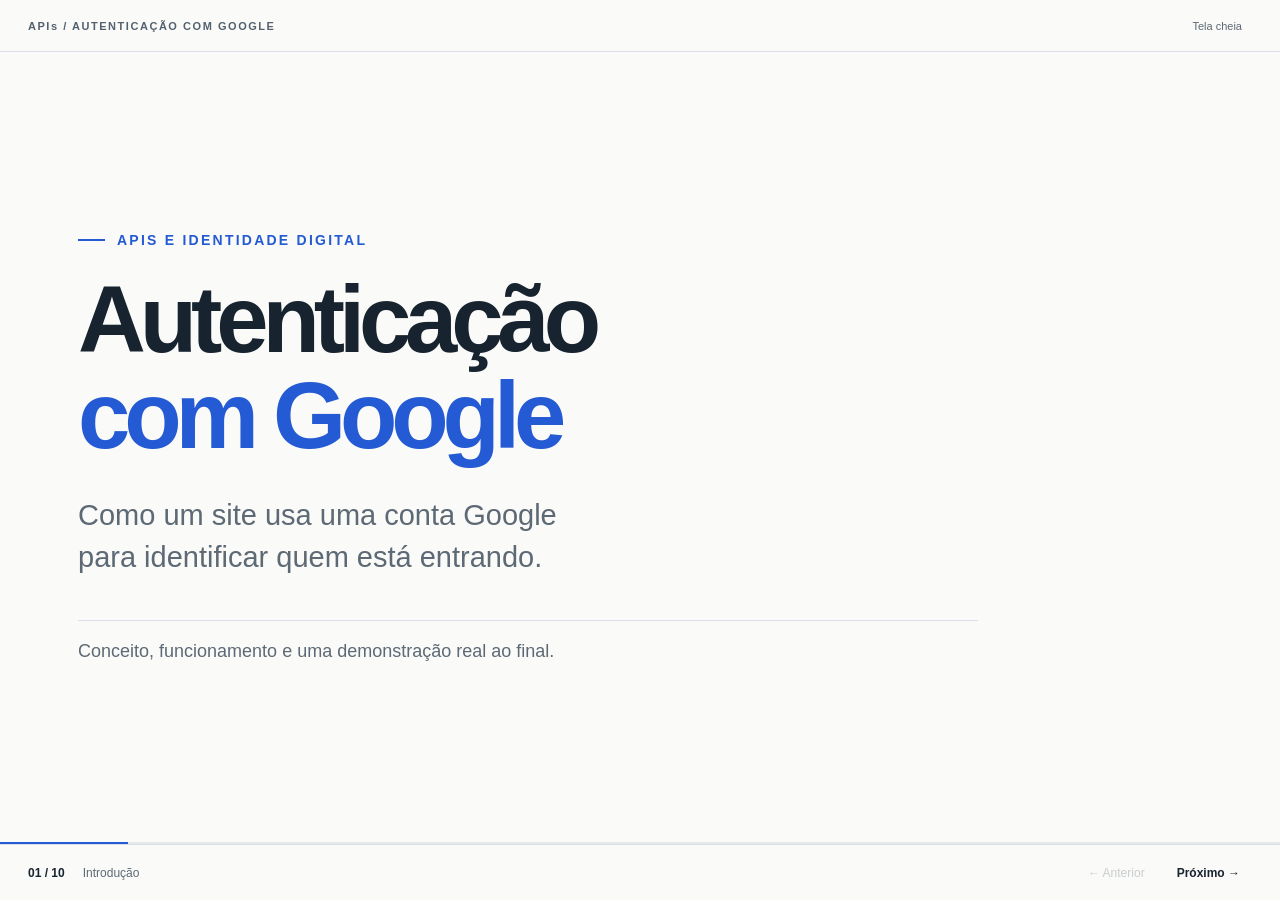
<file: index.html>
<!doctype html>
<html lang="pt-BR">
<head>
<meta charset="utf-8">
<meta name="viewport" content="width=device-width, initial-scale=1">
<meta name="referrer" content="strict-origin-when-cross-origin">
<meta name="theme-color" content="#fafaf8">
<title>Autenticação com Google · Apresentação</title>
<style>
:root{color-scheme:light;--paper:#fafaf8;--ink:#17232f;--muted:#5d6974;--blue:#245ad3;--line:#d9dfe4;--soft:#eef2f9;--scale:1}
*,*::before,*::after{box-sizing:border-box}html,body{height:100%;margin:0;overflow:hidden}body{background:var(--paper);color:var(--ink);font-family:'Segoe UI',Arial,sans-serif;-webkit-font-smoothing:antialiased}button,a{font:inherit}button{cursor:pointer}button:disabled{opacity:.3;cursor:default}button:focus-visible,a:focus-visible{outline:3px solid #e3a142;outline-offset:5px}a{color:var(--blue)}[hidden]{display:none!important}
.presentation{display:flex;flex-direction:column;height:100dvh}.toolbar,.footer{display:flex;justify-content:space-between;align-items:center;gap:14px;padding:0 28px;flex-shrink:0}.toolbar{height:52px;border-bottom:1px solid var(--line)}.wordmark{font-size:11px;font-weight:750;letter-spacing:.14em;color:#53616f}.tools{display:flex;gap:6px}.tool{font-size:11px;padding:7px 10px;border:0;color:var(--muted);background:transparent;border-radius:4px}.tool:hover{background:#e9edf2;color:var(--ink)}.viewport{flex:1;min-height:0;position:relative;overflow:hidden}.canvas{width:1280px;height:650px;position:absolute;left:50%;top:50%;transform:translate(-50%,-50%) scale(var(--scale));transform-origin:center}.slide{position:absolute;inset:0;padding:44px 78px;display:flex;flex-direction:column;justify-content:center;opacity:0;visibility:hidden;pointer-events:none;transition:opacity .18s ease,visibility .18s}.slide.active{opacity:1;visibility:visible;pointer-events:auto}.eyebrow{font-size:14px;letter-spacing:.16em;text-transform:uppercase;font-weight:750;color:var(--blue);margin:0 0 24px}.eyebrow::before{content:'';display:inline-block;width:27px;height:2px;background:var(--blue);margin:0 12px 4px 0}
h1,h2,h3,p{margin-top:0}h1{font-size:94px;font-weight:700;line-height:1.02;letter-spacing:-.065em;margin-bottom:30px}h2{font-size:57px;font-weight:700;line-height:1.09;letter-spacing:-.045em;margin-bottom:23px}h3{font-size:29px;font-weight:650;line-height:1.22;letter-spacing:-.025em;margin-bottom:12px}.accent{color:var(--blue)}.lead{font-size:27px;color:var(--muted);line-height:1.45;max-width:1020px;margin-bottom:0}.cover .lead{max-width:890px;font-size:29px}.cover-label{margin:42px 0 0;padding-top:20px;border-top:1px solid var(--line);max-width:900px;font-size:18px;color:var(--muted)}.definition{font-size:37px;line-height:1.35;max-width:1000px;letter-spacing:-.025em;margin:3px 0 0}.two-col{display:grid;grid-template-columns:1fr 1fr;gap:64px;margin-top:40px}.two-col>div{border-top:1px solid var(--line);padding-top:23px}.two-col p{color:var(--muted);font-size:25px;line-height:1.45;margin:0}.term{display:block;color:var(--blue);font-size:16px;font-weight:750;letter-spacing:.03em;margin-bottom:15px}.takeaway{font-size:23px;line-height:1.45;margin:32px 0 0;padding-top:22px;border-top:1px solid var(--line);color:var(--muted)}.takeaway strong{color:var(--ink);font-weight:650}.api-example{margin-top:50px;display:grid;grid-template-columns:1fr 190px 1fr;align-items:center;gap:38px}.api-end{padding:25px 0;border-top:1px solid var(--line)}.api-end strong{display:block;font-size:32px;letter-spacing:-.03em;margin-bottom:12px}.api-end p{font-size:24px;line-height:1.4;color:var(--muted);margin:0}.exchange{display:grid;gap:17px;color:var(--blue);font-size:16px;text-align:center}.exchange span{display:flex;align-items:center;justify-content:space-between;gap:15px}.exchange b{font-size:28px;font-weight:400}.rows{margin-top:34px}.row{display:grid;grid-template-columns:290px 1fr;gap:45px;padding:22px 0;border-top:1px solid var(--line);font-size:25px;line-height:1.35}.row strong{font-weight:650}.row p{color:var(--muted);margin:0}.process{display:grid;grid-template-columns:repeat(4,1fr);gap:30px;margin-top:42px}.process>div{border-top:1px solid var(--line);padding-top:18px}.number{display:block;font-size:17px;color:var(--blue);font-variant-numeric:tabular-nums;margin-bottom:20px;font-weight:700}.process h3{font-size:27px}.process p{font-size:23px;color:var(--muted);line-height:1.4;margin:0}.token-layout{display:grid;grid-template-columns:1fr 1fr;gap:56px;margin-top:35px}.token-layout>div{padding-top:22px;border-top:1px solid var(--line)}.token-layout p{font-size:24px;line-height:1.4;color:var(--muted)}.token-structure{font:26px/1.4 Consolas,monospace;letter-spacing:-.02em;margin:25px 0;color:var(--blue)}.token-structure span{color:#7c8792}.code-label{font-size:14px;color:var(--muted);letter-spacing:.12em;margin-bottom:15px;font-weight:700}.code{font:21px/1.65 Consolas,monospace;white-space:pre-wrap;margin:0;color:#294c7a}.tiny{font-size:16px;line-height:1.5;color:var(--muted);margin:18px 0 0}.source{display:inline-block;font-size:15px;text-decoration:none;border-bottom:1px solid #b8c8e4;margin-top:25px;align-self:flex-start;padding-bottom:3px}.security-list{list-style:none;padding:0;margin:32px 0 0}.security-list li{display:grid;grid-template-columns:45px 1fr;gap:15px;align-items:baseline;border-top:1px solid var(--line);padding:21px 0;font-size:26px;line-height:1.35}.security-list span{color:var(--blue);font-size:17px;font-weight:700}.security-list strong{font-weight:650}.demo-grid{display:grid;grid-template-columns:.95fr 1.05fr;gap:70px;margin-top:38px;align-items:start}.demo-instructions{font-size:25px;line-height:1.45;color:var(--muted);max-width:440px;margin:0}.demo-instructions strong{font-weight:650;color:var(--ink)}.demo-sequence{list-style:none;padding:0;margin:25px 0 0}.demo-sequence li{font-size:21px;color:var(--muted);line-height:1.45;margin-top:13px}.demo-sequence span{display:inline-block;width:30px;color:var(--blue);font-variant-numeric:tabular-nums}.login-area{border-top:2px solid var(--ink);padding-top:24px;min-height:290px}.login-area h3{font-size:28px;margin-bottom:14px}.login-caption{font-size:20px;color:var(--muted);line-height:1.45;margin:0 0 25px;max-width:450px}#googleButton{min-height:46px;max-width:100%;font-size:18px;color:var(--muted);line-height:1.4}#loginStatus{font-size:17px;line-height:1.45;color:var(--muted);margin:17px 0 0}.retry,.clear{font-size:17px;border:1px solid #b5c2d6;background:transparent;color:var(--blue);padding:9px 14px;border-radius:4px;margin-top:17px}.retry:hover,.clear:hover{background:var(--soft)}.profile-head{display:flex;gap:17px;align-items:center;margin-bottom:20px}.avatar{width:58px;height:58px;border-radius:50%;background:var(--soft);display:grid;place-items:center;color:var(--blue);overflow:hidden;font-size:23px;font-weight:700;flex-shrink:0}.avatar img{width:100%;height:100%;object-fit:cover}.profile-head h3{font-size:27px;margin:0}.result-label{font-size:15px;color:var(--blue);margin:0 0 7px;font-weight:650}.profile-data{margin:0}.profile-data>div{border-top:1px solid var(--line);padding:16px 0;display:grid;grid-template-columns:80px 1fr;gap:20px;font-size:21px}.profile-data dt{color:var(--muted)}.profile-data dd{margin:0;font-weight:650;overflow-wrap:anywhere}.demo-note{font-size:17px;line-height:1.45;color:var(--muted);border-top:1px solid var(--line);padding-top:18px;margin:30px 0 0}
.footer{height:56px;border-top:1px solid var(--line)}.position{display:flex;align-items:center;gap:18px;font-size:12px;color:var(--muted)}#slideCount{color:var(--ink);font-variant-numeric:tabular-nums;font-weight:700}.nav{display:flex;gap:8px}.nav button{background:transparent;border:0;padding:9px 12px;font-size:12px;color:var(--muted)}.nav button:last-child{color:var(--ink);font-weight:650}.progress{height:2px;flex:0 0 2px;background:#e6e9ec}.progress>div{height:100%;width:10%;background:var(--blue);transition:width .2s}#blackout{position:fixed;inset:0;background:#000;z-index:100;display:grid;align-items:end;justify-content:center;padding:20px;color:#777;font-size:11px;cursor:pointer}
@media(max-width:800px){#slideTitle{display:none}.toolbar,.footer{padding:0 14px}}@media(max-width:450px){.wordmark{font-size:9px;letter-spacing:.06em}.tools{gap:1px}.tool{font-size:10px;padding:7px}.position{gap:8px}.nav button{padding:9px;font-size:11px}}@media(prefers-reduced-motion:reduce){*,*::before,*::after{transition:none!important;animation:none!important}}
@page{size:1280px 720px;margin:0}@media print{html,body{height:auto;overflow:visible;print-color-adjust:exact;-webkit-print-color-adjust:exact}.presentation,.viewport{display:block;height:auto;overflow:visible}.toolbar,.footer,.progress,#blackout{display:none!important}.canvas{position:static;transform:none;width:1280px;height:auto}.slide{position:relative;width:1280px;height:720px;opacity:1!important;visibility:visible!important;break-after:page;break-inside:avoid}.slide:last-child{break-after:auto}}
.api-full{font-size:21px;color:var(--muted);margin:17px 0 0}.api-full strong{font-weight:650}.api-example{margin-top:28px}.jwt-parts{display:grid;grid-template-columns:repeat(3,1fr);gap:45px;margin-top:35px}.jwt-parts>div{border-top:1px solid var(--line);padding-top:18px}.jwt-parts .number{margin-bottom:14px}.jwt-parts h3{margin-bottom:6px}.translation{font-size:20px;color:var(--blue);display:block;margin-bottom:18px}.jwt-parts p{font-size:25px;line-height:1.4;color:var(--muted);margin:0}.validation-rows{margin-top:28px}.validation-rows>div{display:grid;grid-template-columns:280px 1fr;gap:35px;border-top:1px solid var(--line);padding:15px 0;font-size:23px;line-height:1.35}.validation-rows strong{font-weight:650}.validation-rows p{color:var(--muted);margin:0}.session-note{font-size:21px;line-height:1.45;color:var(--muted);border-top:1px solid var(--line);padding-top:18px;margin:15px 0 0}.validation .source{margin-top:17px}.validation h2{font-size:53px}.validation .lead{font-size:24px}
</style>
</head>
<body>
<div class="presentation">
  <header class="toolbar"><span class="wordmark">APIs / AUTENTICAÇÃO COM GOOGLE</span><nav class="tools" aria-label="Ferramentas da apresentação"><button class="tool" id="fullBtn" title="Tela cheia (F)" type="button">Tela cheia</button></nav></header>
  <div class="viewport"><main class="canvas" id="canvas" aria-label="Apresentação">
    <section class="slide cover active" data-title="Introdução" aria-label="Slide 1: Introdução">
      <p class="eyebrow">APIs e identidade digital</p>
      <h1>Autenticação<br><span class="accent">com Google</span></h1>
      <p class="lead">Como um site usa uma conta Google<br>para identificar quem está entrando.</p>
      <p class="cover-label">Conceito, funcionamento e uma demonstração real ao final.</p>
    </section>
    <section class="slide" data-title="O que é uma API" aria-label="Slide 2: O que é uma API">
      <p class="eyebrow">O conceito</p><h2>O que é uma <span class="accent">API?</span></h2>
      <p class="definition">Uma interface que define como<br>dois sistemas se comunicam.</p><p class="api-full">API = <strong>Interface de Programação de Aplicações</strong>.</p>
      <div class="api-example"><div class="api-end"><strong>Site</strong><p>Solicita uma função<br>ou uma informação.</p></div><div class="exchange" aria-label="Requisição e resposta"><span>Pedido <b aria-hidden="true">→</b></span><span><b aria-hidden="true">←</b> Resposta</span></div><div class="api-end"><strong>Serviço externo</strong><p>Processa a solicitação<br>e devolve uma resposta.</p></div></div>
      <p class="takeaway">Requisição é o pedido enviado. Resposta é o retorno do serviço.</p>
    </section>
    <section class="slide" data-title="Autenticação e autorização" aria-label="Slide 3: Autenticação e autorização">
      <p class="eyebrow">Uma distinção importante</p><h2>Identidade e <span class="accent">permissões</span></h2>
      <div class="two-col"><div><span class="term">AUTENTICAÇÃO</span><h3>Quem é você?</h3><p>Confirma a identidade<br>da pessoa que está entrando.</p></div><div><span class="term">AUTORIZAÇÃO</span><h3>O que você pode acessar?</h3><p>Define quais dados e ações<br>ficam disponíveis para essa pessoa.</p></div></div>
      <p class="takeaway"><strong>OAuth 2.0:</strong> padrão para conceder acesso limitado a outro sistema.<br><strong>OpenID Connect (OIDC):</strong> padrão que acrescenta a identificação do usuário ao OAuth 2.0.</p>
    </section>
    <section class="slide" data-title="Login com Google" aria-label="Slide 4: Login com Google">
      <p class="eyebrow">O serviço</p><h2>Google <span class="accent">Identity Services</span></h2>
      <p class="lead">Conjunto de ferramentas do Google para adicionar login ao site.</p>
      <div class="rows"><div class="row"><strong>Conta existente</strong><p>A pessoa usa a própria conta Google.</p></div><div class="row"><strong>Senha no Google</strong><p>O site não recebe a senha dessa conta.</p></div><div class="row"><strong>Perfil básico</strong><p>O site pode receber nome, e-mail e foto.</p></div></div>
      <p class="takeaway">Esse login, por si só, não concede acesso ao Gmail ou ao Drive.</p>
    </section>
    <section class="slide" data-title="Como funciona" aria-label="Slide 5: Como funciona">
      <p class="eyebrow">O processo</p><h2>O que acontece <span class="accent">após o clique?</span></h2>
      <div class="process"><div><span class="number">01</span><h3>Botão</h3><p>O site inicia o login pelo componente oficial.</p></div><div><span class="number">02</span><h3>Conta Google</h3><p>A pessoa escolhe uma conta e confirma sua identidade.</p></div><div><span class="number">03</span><h3>Credencial</h3><p>O Google retorna um ID Token: uma credencial digital de identidade.</p></div><div><span class="number">04</span><h3>Validação</h3><p>Em produção, o servidor verifica a credencial antes de liberar o acesso.</p></div></div>
      <p class="takeaway">A aplicação controla o acesso depois de validar a identidade.</p>
    </section>
    <section class="slide" data-title="ID Token e JWT" aria-label="Slide 6: ID Token e JWT">
      <p class="eyebrow">As credenciais</p><h2><span class="accent">ID Token</span> e JWT</h2>
      <div class="two-col"><div><span class="term">ID TOKEN · TOKEN DE IDENTIFICAÇÃO</span><h3>O que o Google entrega</h3><p>Uma credencial digital que contém informações sobre a pessoa que entrou.</p></div><div><span class="term">JWT · JSON WEB TOKEN</span><h3>O formato da credencial</h3><p>Um formato de token que transporta dados. No login do Google, inclui uma assinatura digital.</p></div></div>
      <p class="takeaway"><strong>JSON</strong> é um formato de texto que organiza informações em campos e valores.<br>Exemplo: <code>"name": "Ana"</code> relaciona o campo nome ao valor Ana.</p>
      <a class="source" href="https://www.rfc-editor.org/rfc/rfc7519.html" target="_blank" rel="noopener noreferrer">Fonte: padrão JWT (RFC 7519)</a>
    </section>
    <section class="slide" data-title="Partes do JWT" aria-label="Slide 7: Partes do JWT">
      <p class="eyebrow">A estrutura</p><h2>As três partes <span class="accent">do JWT</span></h2>
      <p class="lead">No ID Token do Google, as partes são separadas por pontos.</p>
      <div class="jwt-parts"><div><span class="number">01</span><h3>Header</h3><span class="translation">Cabeçalho</span><p>Indica o algoritmo usado para assinar o token.</p></div><div><span class="number">02</span><h3>Payload</h3><span class="translation">Conteúdo</span><p>Reúne os dados da identidade e da validade do token.</p></div><div><span class="number">03</span><h3>Signature</h3><span class="translation">Assinatura digital</span><p>Permite verificar a origem e se os dados foram alterados.</p></div></div>
      <p class="takeaway"><strong>Algoritmo</strong> é o método de cálculo usado na assinatura digital.</p>
    </section>
    <section class="slide" data-title="O que significa sub" aria-label="Slide 8: O que significa sub">
      <p class="eyebrow">Os campos</p><h2>O que significa <span class="accent">sub?</span></h2>
      <p class="lead"><strong>sub</strong> vem de <em>subject</em> e identifica a conta à qual o token se refere.</p>
      <div class="token-layout"><div><h3>Identificador da conta</h3><p>No Google, é um identificador único e estável para aquela conta.</p><p>O sistema usa esse valor para reconhecer a mesma pessoa, mesmo que o e-mail mude.</p></div><div><div class="code-label">EXEMPLO FICTÍCIO DE DADOS</div><pre class="code">{
  "name": "Ana Exemplo",
  "email": "ana@example.com",
  "sub": "1234567890"
}</pre><p class="tiny"><strong>name</strong> = nome · <strong>email</strong> = endereço de e-mail<br><strong>sub</strong> = identificador da conta</p></div></div>
    </section>
    <section class="slide validation" data-title="Como o servidor valida" aria-label="Slide 9: Como o servidor valida">
      <p class="eyebrow">Segurança</p><h2>Como o servidor <span class="accent">valida o token</span></h2>
      <p class="lead">O servidor é o sistema que verifica a credencial e protege os dados do site.</p>
      <div class="validation-rows"><div><strong>Assinatura</strong><p>Confirma a origem e a integridade dos dados.</p></div><div><strong>Emissor · <code>iss</code></strong><p>Quem emitiu a credencial. Neste caso, o Google.</p></div><div><strong>Audiência · <code>aud</code></strong><p>Para qual site ou aplicativo o token foi emitido.</p></div><div><strong>Expiração · <code>exp</code></strong><p>Até quando a credencial pode ser aceita.</p></div></div>
      <p class="session-note">Após a validação, a <strong>sessão</strong> mantém o usuário identificado entre solicitações ao site. As <strong>permissões</strong> definem o que ele pode acessar.</p>
      <a class="source" href="https://developers.google.com/identity/gsi/web/guides/verify-google-id-token" target="_blank" rel="noopener noreferrer">Fonte: documentação oficial do Google</a>
    </section>
    <section class="slide" id="demoSlide" data-title="Demonstração real" aria-label="Slide 10: Demonstração real">
      <p class="eyebrow">Demonstração final</p><h2>Login com Google <span class="accent">na prática</span></h2>
      <div class="demo-grid"><div><p class="demo-instructions">Um exemplo simples para observar<br>o retorno da <strong>identidade Google</strong>.</p><ol class="demo-sequence"><li><span>1.</span> Clicar no botão oficial.</li><li><span>2.</span> Escolher uma conta Google.</li><li><span>3.</span> Ver o nome e o e-mail recebidos.</li></ol></div><div class="login-area"><div id="loginPrompt"><h3>Teste com sua conta</h3><p class="login-caption">O Google conduz a autenticação.<br>A apresentação exibe o perfil retornado.</p><div id="googleButton" aria-label="Login oficial com Google">O botão será carregado nesta tela.</div><p id="loginStatus" role="status" aria-live="polite"></p><button class="retry" id="retryBtn" type="button" hidden>Tentar carregar novamente</button></div><div id="profileResult" hidden aria-live="polite"><div class="profile-head"><div class="avatar"><span id="profileInitials"></span><img id="profilePhoto" alt="Foto do perfil Google" referrerpolicy="no-referrer" hidden></div><div><p class="result-label">Credencial recebida do Google</p><h3>Dados retornados</h3></div></div><dl class="profile-data"><div><dt>Nome</dt><dd id="profileName"></dd></div><div><dt>E-mail</dt><dd id="profileEmail"></dd></div></dl><button class="clear" id="clearProfile" type="button">Limpar dados e repetir</button></div></div></div>
      <p class="demo-note">Exemplo didático: exibe o perfil no navegador, sem validar a assinatura ou criar uma sessão no servidor.</p>
    </section>
  </main></div>
  <div class="progress" aria-hidden="true"><div id="progressValue"></div></div>
  <footer class="footer"><div class="position"><strong id="slideCount">01 / 10</strong><span id="slideTitle">Introdução</span></div><nav class="nav" aria-label="Navegação dos slides"><button id="prevBtn" type="button">← Anterior</button><button id="nextBtn" type="button">Próximo →</button></nav></footer>
</div>
<div id="blackout" hidden>Apresentação em pausa · B para voltar</div>
<script>
(()=>{
'use strict';
// Client ID público, preservado da apresentação original. Nenhum Client Secret é necessário neste HTML.
const CLIENT_ID='94457593553-5bet35ekjces255rl0kaesu289ev8h9h.apps.googleusercontent.com';
const $=id=>document.getElementById(id),slides=[...document.querySelectorAll('.slide')];
const demoIndex=slides.length-1;
let current=0,sdkState='idle',sdkScript=null,sdkTimeout=null,initialized=false,rendered=false,hasProfile=false,photoGeneration=0;
function fit(){const r=document.querySelector('.viewport').getBoundingClientRect();document.documentElement.style.setProperty('--scale',Math.min(r.width/1280,r.height/650));}
window.addEventListener('resize',fit);fit();
function render(){
  slides.forEach((s,i)=>{const active=i===current;s.classList.toggle('active',active);s.inert=!active;s.setAttribute('aria-hidden',String(!active));});
  $('slideCount').textContent=String(current+1).padStart(2,'0')+' / '+String(slides.length).padStart(2,'0');
  $('slideTitle').textContent=slides[current].dataset.title;
  $('prevBtn').disabled=current===0;$('nextBtn').textContent=current===demoIndex?'Voltar ao início ↺':'Próximo →';
  $('progressValue').style.width=(current+1)/slides.length*100+'%';
  history.replaceState(null,'','#'+(current+1));
  if(current===demoIndex)loadSdk();
}
function go(index){current=(index+slides.length)%slides.length;render();}
$('prevBtn').onclick=()=>{if(current>0)go(current-1);};$('nextBtn').onclick=()=>go(current+1);
$('fullBtn').onclick=()=>{if(document.fullscreenElement)document.exitFullscreen?.().catch(()=>{});else document.documentElement.requestFullscreen?.().catch(()=>{});};
$('blackout').onclick=()=>{$('blackout').hidden=true;};
document.addEventListener('keydown',e=>{
  const el=document.activeElement;if(e.ctrlKey||e.altKey||e.metaKey||el?.isContentEditable||['INPUT','TEXTAREA','SELECT'].includes(el?.tagName))return;
  const key=e.key.toLowerCase();if(key==='b'){e.preventDefault();$('blackout').hidden=!$('blackout').hidden;return;}
  if(!$('blackout').hidden){if(key==='escape')$('blackout').hidden=true;return;}
  if(key==='arrowright'||key==='pagedown'){e.preventDefault();go(current+1);}
  else if(key==='arrowleft'||key==='pageup'){e.preventDefault();if(current>0)go(current-1);}
  else if(key==='home'){e.preventDefault();go(0);}else if(key==='end'){e.preventDefault();go(demoIndex);}
  else if(key===' '&&!['BUTTON','A'].includes(el?.tagName)){e.preventDefault();go(current+1);}
  else if(key==='f'){$('fullBtn').click();}
});
const start=Number(location.hash.slice(1));if(Number.isInteger(start)&&start>=1&&start<=slides.length)current=start-1;
window.addEventListener('hashchange',()=>{const n=Number(location.hash.slice(1));if(Number.isInteger(n)&&n>=1&&n<=slides.length)go(n-1);});
function status(text){$('loginStatus').textContent=text;}
function sdkError(){if(sdkState==='ready')return;sdkState='error';clearTimeout(sdkTimeout);$('googleButton').textContent='O botão do Google não carregou.';status('Verifique a conexão e tente novamente.');$('retryBtn').hidden=false;}
function loadSdk(){
  if(hasProfile)return;
  if(location.protocol==='file:'){$('googleButton').textContent='Abra a versão online para entrar com Google.';status('O login funciona no endereço HTTPS publicado da apresentação.');return;}
  if(sdkState==='ready'){renderGoogleButton();return;}if(sdkState==='loading')return;
  if(window.google?.accounts?.id){sdkState='ready';renderGoogleButton();return;}
  sdkState='loading';$('retryBtn').hidden=true;$('googleButton').textContent='Carregando botão do Google…';status('');
  sdkScript?.remove();sdkScript=document.createElement('script');sdkScript.src='https://accounts.google.com/gsi/client?hl=pt-BR';sdkScript.async=true;
  sdkScript.onload=()=>{clearTimeout(sdkTimeout);if(!window.google?.accounts?.id){sdkError();return;}sdkState='ready';if(current===demoIndex)renderGoogleButton();};
  sdkScript.onerror=sdkError;document.head.append(sdkScript);sdkTimeout=setTimeout(sdkError,16000);
}
function renderGoogleButton(){
  if(current!==demoIndex||hasProfile||rendered)return;
  try{
    if(!initialized){google.accounts.id.initialize({client_id:CLIENT_ID,callback:receiveCredential,auto_select:false,ux_mode:'popup'});initialized=true;}
    $('googleButton').replaceChildren();
    google.accounts.id.renderButton($('googleButton'),{type:'standard',theme:'outline',size:'large',text:'signin_with',shape:'rectangular',width:330,locale:'pt-BR'});
    rendered=true;$('retryBtn').hidden=true;status('Clique no botão e selecione sua conta Google.');
  }catch{status('Não foi possível iniciar o login. Confira a origem autorizada no Google Cloud.');$('retryBtn').hidden=false;}
}
$('retryBtn').onclick=()=>{if(sdkState==='error')sdkState='idle';rendered=false;loadSdk();};
function decodeProfile(jwt){
  // Decodificação e consistência para demonstração. Não verifica a assinatura e não concede acesso.
  if(typeof jwt!=='string'||jwt.length>40000)throw Error('Token inesperado');
  const parts=jwt.split('.');if(parts.length!==3)throw Error('Formato inesperado');
  const b64=parts[1].replace(/-/g,'+').replace(/_/g,'/');
  const p=JSON.parse(new TextDecoder().decode(Uint8Array.from(atob(b64.padEnd(Math.ceil(b64.length/4)*4,'=')),c=>c.charCodeAt(0))));
  if(!p||p.aud!==CLIENT_ID||!['accounts.google.com','https://accounts.google.com'].includes(p.iss)||typeof p.sub!=='string'||typeof p.exp!=='number'||p.exp*1000<=Date.now())throw Error('Credencial inconsistente');
  return {name:typeof p.name==='string'?p.name.slice(0,160):'Nome não informado',email:typeof p.email==='string'?p.email.slice(0,260):'E-mail não informado',picture:typeof p.picture==='string'?p.picture:''};
}
function safePhoto(value){try{const u=new URL(value);return u.protocol==='https:'&&['googleusercontent.com','ggpht.com'].some(h=>u.hostname===h||u.hostname.endsWith('.'+h))?u.href:'';}catch{return '';}}
function receiveCredential(response){
  try{
    const p=decodeProfile(response?.credential);hasProfile=true;
    $('profileName').textContent=p.name;$('profileEmail').textContent=p.email;
    $('profileInitials').textContent=p.name.trim().split(/\s+/).slice(0,2).map(s=>Array.from(s)[0]||'').join('').toLocaleUpperCase('pt-BR');
    const photo=$('profilePhoto'),url=safePhoto(p.picture),generation=++photoGeneration;
    photo.hidden=true;$('profileInitials').hidden=false;photo.removeAttribute('src');
    photo.onload=()=>{if(generation!==photoGeneration||!hasProfile)return;photo.hidden=false;$('profileInitials').hidden=true;};photo.onerror=()=>{photo.hidden=true;$('profileInitials').hidden=false;};if(url)photo.src=url;
    $('loginPrompt').hidden=true;$('profileResult').hidden=false;$('clearProfile').focus();
  }catch{status('Não foi possível ler a credencial recebida. Tente entrar novamente.');}
}
$('clearProfile').onclick=()=>{
  hasProfile=false;photoGeneration++;const photo=$('profilePhoto');photo.onload=null;photo.onerror=null;photo.removeAttribute('src');photo.hidden=true;
  $('profileInitials').textContent='';$('profileName').textContent='';$('profileEmail').textContent='';$('profileResult').hidden=true;$('loginPrompt').hidden=false;
  window.google?.accounts?.id?.disableAutoSelect();status('Dados removidos desta página. Você pode repetir o exemplo.');
};
// Referências: Google Identity Services (overview) e verificação do ID Token no servidor.
// https://developers.google.com/identity/gsi/web/guides/overview
// https://developers.google.com/identity/gsi/web/guides/verify-google-id-token
render();
})();
</script>
</body>
</html>
</file>
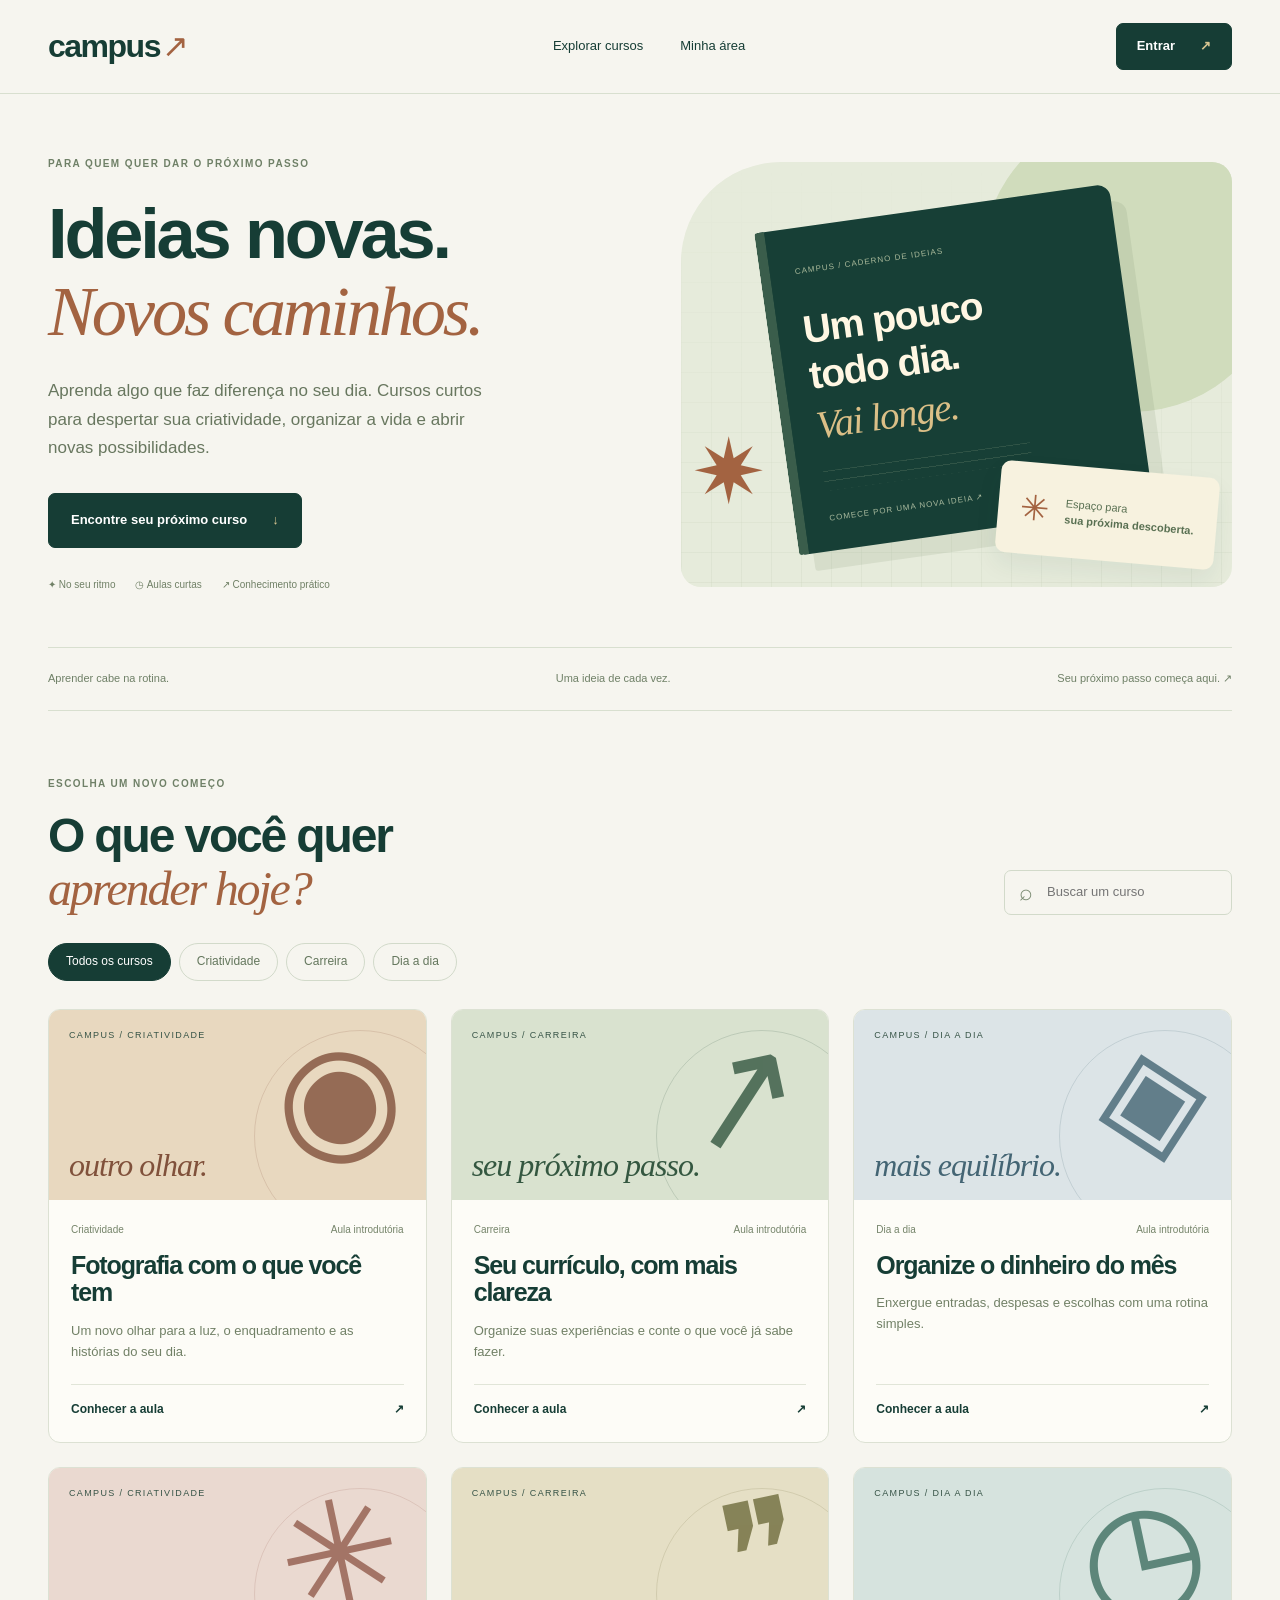
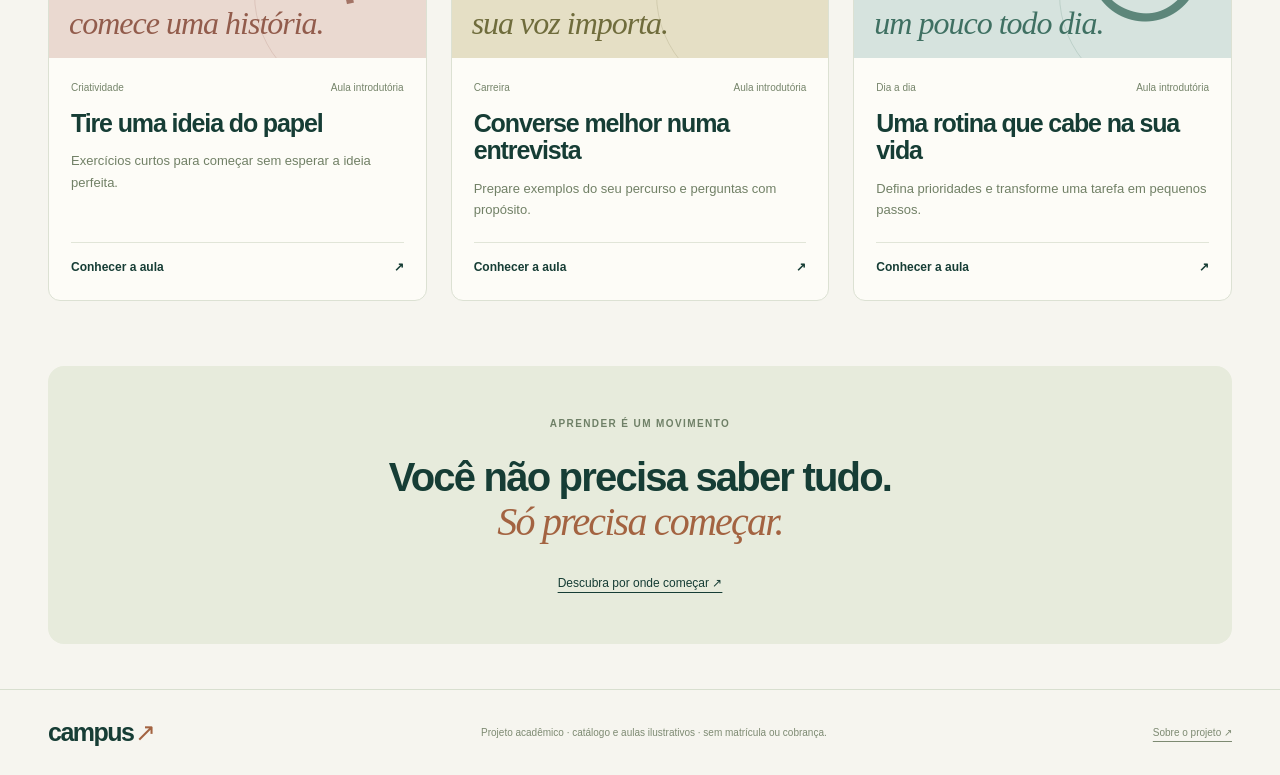
<file: demo/index.html>
<!doctype html><html lang="pt-BR"><head><meta charset="utf-8"><meta name="viewport" content="width=device-width,initial-scale=1"><meta name="theme-color" content="#f6f5ef"><meta name="referrer" content="strict-origin-when-cross-origin"><title>Campus · Aprenda no seu ritmo</title><link rel="stylesheet" href="style.css"><script src="script.js" defer></script></head><body><header class="header"><a href="index.html" class="logo" aria-label="Campus início">campus<span>↗</span></a><nav aria-label="Navegação principal"><a href="#cursos">Explorar cursos</a><button id="myArea" class="nav-button" type="button">Minha área</button></nav><button id="openLogin" class="login-button" type="button">Entrar <span>↗</span></button><div id="accountMenu" hidden><button id="profileButton" class="account-button" type="button"><span id="headerInitials"></span><span id="headerName"></span></button><button id="logout" class="nav-button" type="button">Sair</button></div></header>
<main><section class="hero" id="home"><div><span class="eyebrow">PARA QUEM QUER DAR O PRÓXIMO PASSO</span><h1>Ideias novas.<br><em>Novos caminhos.</em></h1><p>Aprenda algo que faz diferença no seu dia. Cursos curtos para despertar sua criatividade, organizar a vida e abrir novas possibilidades.</p><a class="primary" href="#cursos">Encontre seu próximo curso <span>↓</span></a><div class="hero-meta"><span>✦ No seu ritmo</span><span>◷ Aulas curtas</span><span>↗ Conhecimento prático</span></div></div><div class="hero-art" aria-label="Ilustração de um caderno de estudos, cartões de criatividade e formas geométricas" role="img"><div class="art-grid"></div><div class="art-disc"></div><div class="notebook"><span>CAMPUS / CADERNO DE IDEIAS</span><strong>Um pouco<br>todo dia.<em>Vai longe.</em></strong><div class="notebook-lines"></div><small>COMECE POR UMA NOVA IDEIA ↗</small></div><div class="floating-card"><span>✳</span><div>Espaço para<br><strong>sua próxima descoberta.</strong></div></div><span class="art-star">✷</span></div></section>
<div class="values"><span>Aprender cabe na rotina.</span><span>Uma ideia de cada vez.</span><span>Seu próximo passo começa aqui. ↗</span></div>
<section class="catalog" id="cursos"><div class="section-heading"><div><span class="eyebrow">ESCOLHA UM NOVO COMEÇO</span><h2>O que você quer<br><em>aprender hoje?</em></h2></div><label class="search"><span aria-hidden="true">⌕</span><input id="courseSearch" type="search" placeholder="Buscar um curso" aria-label="Buscar um curso"></label></div><div class="filters" role="group" aria-label="Filtrar cursos"><button type="button" data-filter="Todos" aria-pressed="true">Todos os cursos</button><button type="button" data-filter="Criatividade" aria-pressed="false">Criatividade</button><button type="button" data-filter="Carreira" aria-pressed="false">Carreira</button><button type="button" data-filter="Dia a dia" aria-pressed="false">Dia a dia</button></div><p id="catalogStatus" class="sr-only" role="status" aria-live="polite"></p><div class="course-grid" id="courseGrid"></div><p id="emptySearch" class="empty" hidden>Nenhum curso encontrado. Experimente outra palavra ou categoria.</p></section>
<section class="student-area" id="studentArea" hidden aria-labelledby="areaTitle"><div class="area-heading"><div><span class="eyebrow">SEU ESPAÇO NO CAMPUS</span><h2 id="areaTitle" tabindex="-1">Bom ter você por aqui.</h2></div><div class="profile"><span class="avatar"><span id="profileInitials"></span><img id="profilePhoto" alt="Sua foto de perfil" referrerpolicy="no-referrer" hidden></span><div><strong id="profileName"></strong><span id="profileEmail"></span></div></div></div><div class="study-banner"><div><span class="eyebrow">CONTINUE EXPLORANDO</span><h3>Qual vai ser sua próxima descoberta?</h3><p>Abra uma aula do catálogo e acompanhe as que você já concluiu.</p><small>Seu progresso é salvo somente neste navegador.</small></div><div class="completion"><strong id="completedCount">0</strong><span>aulas concluídas</span></div></div></section>
<section class="manifesto"><span class="eyebrow">APRENDER É UM MOVIMENTO</span><h2>Você não precisa saber tudo.<br><em>Só precisa começar.</em></h2><a href="#cursos">Descubra por onde começar ↗</a></section></main><footer><a class="logo" href="#home">campus<span>↗</span></a><p>Projeto acadêmico · catálogo e aulas ilustrativos · sem matrícula ou cobrança.</p><a href="../index.html">Sobre o projeto ↗</a></footer>
<dialog id="loginDialog" aria-labelledby="loginTitle"><button class="close" id="closeLogin" type="button" aria-label="Fechar login">×</button><a class="logo" href="#home">campus<span>↗</span></a><span class="eyebrow">BOM TER VOCÊ AQUI</span><h2 id="loginTitle">Seu próximo passo<br>começa com você.</h2><p>Entre com sua conta Google para ver seu perfil e acompanhar suas aulas neste navegador.</p><div id="googleButton" aria-label="Entrar com Google"></div><p id="loginStatus" class="status" role="status" aria-live="polite">Preparando a entrada com Google…</p><button id="retryGoogle" class="text-button" type="button" hidden>Tentar novamente</button><p class="login-privacy">Usamos nome, e-mail e foto para seu perfil. A senha da sua conta fica com o Google.</p></dialog>
<dialog id="lessonDialog" aria-labelledby="lessonTitle"><button class="close" id="closeLesson" type="button" aria-label="Fechar aula">×</button><span class="eyebrow" id="lessonCategory"></span><h2 id="lessonTitle"></h2><p id="lessonIntro"></p><div class="lesson-content" id="lessonContent"></div><div class="lesson-actions"><button id="finishLesson" class="primary" type="button">Marcar aula como concluída ✓</button><p id="lessonStatus" role="status" aria-live="polite"></p></div></dialog><div class="toast" id="toast" role="status" aria-live="polite" hidden></div></body></html>
</file>
<file: demo/style.css>
*{box-sizing:border-box}html{scroll-behavior:smooth;scroll-padding-top:28px}body{margin:0;background:#f6f5ef;color:#163d35;font:16px/1.6 'Segoe UI',Arial,sans-serif}h1,h2,h3,p{margin:0}h1,h2,h3{letter-spacing:-.045em;line-height:1.1}h1{font-size:clamp(46px,5.5vw,78px);font-weight:650}h2{font-size:clamp(32px,4vw,48px);font-weight:600}h3{font-size:25px;font-weight:600}em{font-family:Georgia,serif;color:#a36341;font-weight:400}a{color:inherit;text-underline-offset:5px}button,input{font:inherit}button{cursor:pointer}button:disabled{opacity:.5;cursor:wait}a:focus-visible,button:focus-visible,input:focus-visible{outline:3px solid #bc7c43;outline-offset:4px}[hidden]{display:none!important}.header{display:flex;justify-content:space-between;align-items:center;gap:30px;max-width:1280px;margin:auto;padding:23px 48px;border-bottom:1px solid #d8dfcf}.logo{font-size:32px;font-weight:800;letter-spacing:-1.5px;text-decoration:none;line-height:1}.logo span{color:#a36341;font-weight:500;margin-left:2px}.header nav{display:flex;gap:32px;font-size:13px;align-items:center}.header nav a{text-decoration:none}.nav-button{background:none;border:0;padding:5px;color:#163d35;font-size:13px}.login-button,.primary{background:#163d35;color:#fff;border:1px solid #163d35;border-radius:7px;font-size:13px;font-weight:600;padding:12px 20px;text-decoration:none;display:inline-flex;align-items:center;justify-content:space-between;gap:25px}.login-button>span,.primary>span{color:#d7c591}.login-button:hover,.primary:hover{background:#2b5849}.header #accountMenu{display:flex;align-items:center;gap:15px}.account-button{background:transparent;border:0;display:flex;gap:9px;align-items:center;color:#163d35;font-size:13px}.account-button>span:first-child{display:grid;place-items:center;background:#dde6cc;border-radius:50%;width:32px;height:32px;font-size:11px;font-weight:700}main{max-width:1280px;margin:auto;padding:0 48px}.eyebrow{display:block;font-size:10px;letter-spacing:.14em;font-weight:750;color:#6f8067;margin-bottom:23px}.hero{display:grid;grid-template-columns:1.04fr 1fr;gap:60px;padding:62px 0 54px;align-items:center}.hero>div>p{font-size:17px;color:#68775f;line-height:1.7;max-width:460px;margin-top:26px}.hero .primary{margin-top:30px;padding:16px 22px}.hero-meta{display:flex;gap:20px;font-size:10px;color:#708066;margin-top:29px}.hero-art{height:425px;position:relative;isolation:isolate;background:#e6ebdb;border-radius:100px 20px 20px 20px;overflow:hidden}.art-grid{position:absolute;inset:0;background-image:linear-gradient(#c5d0b83d 1px,transparent 1px),linear-gradient(90deg,#c5d0b83d 1px,transparent 1px);background-size:30px 30px;mask-image:linear-gradient(transparent,#000)}.art-disc{position:absolute;right:-50px;top:-50px;background:#d0dcbc;width:300px;height:300px;border-radius:50%}.notebook{position:absolute;left:17%;top:45px;width:65%;height:325px;background:#173f36;color:#fff7e3;padding:28px 25px;border-radius:3px 13px 13px 3px;transform:rotate(-8deg);border-left:10px solid #3a5d4b;box-shadow:14px 18px 0 #70866124}.notebook>span{font-size:8px;letter-spacing:.13em;color:#a9b99a}.notebook strong{display:block;font-size:39px;letter-spacing:-1.3px;line-height:1.2;margin-top:26px}.notebook em{display:block;color:#dbbf87;margin-top:3px}.notebook small{font-size:8px;letter-spacing:.12em;color:#aabb9f;display:block;margin-top:22px}.notebook-lines{height:20px;width:70%;margin-top:22px;background:repeating-linear-gradient(0deg,transparent 0 9px,#8a9e8038 9px 10px)}.floating-card{position:absolute;right:15px;bottom:26px;padding:18px 22px;display:flex;align-items:center;gap:16px;background:#f7f2df;color:#597052;border-radius:10px;box-shadow:0 12px 25px #234c3512;transform:rotate(5deg)}.floating-card>span{font-size:35px;color:#a36341}.floating-card>div{font-size:11px;line-height:1.5}.art-star{position:absolute;left:10px;bottom:70px;font-size:90px;color:#a36341;line-height:1}.values{display:flex;justify-content:space-between;gap:25px;padding:22px 0;border-top:1px solid #d8dfcf;border-bottom:1px solid #d8dfcf;font-size:11px;color:#6f8067}.catalog{padding:65px 0}.section-heading{display:flex;justify-content:space-between;align-items:end;gap:24px}.section-heading .eyebrow{margin-bottom:18px}.search{display:flex;align-items:center;gap:12px;padding:10px 14px;border:1px solid #d2daca;border-radius:7px;color:#7b8b72;max-width:290px}.search>span{font-size:23px;line-height:1}.search input{border:0;outline:0;background:transparent;min-width:0;width:100%;color:#163d35;font-size:13px}.filters{display:flex;gap:8px;flex-wrap:wrap;margin:28px 0}.filters button{border:1px solid #d2daca;background:transparent;color:#64775d;font-size:12px;border-radius:30px;padding:8px 17px}.filters button[aria-pressed=true]{background:#163d35;border-color:#163d35;color:white}.course-grid{display:grid;grid-template-columns:repeat(3,1fr);gap:24px}.course{background:#fdfcf7;border:1px solid #dce1d3;border-radius:12px;overflow:hidden;display:flex;flex-direction:column}.course-art{height:190px;position:relative;overflow:hidden;isolation:isolate;background:var(--course-bg)}.course-art .art-number{position:absolute;top:18px;left:20px;font-size:9px;letter-spacing:.15em;z-index:2;color:#365346}.art-word{position:absolute;bottom:16px;left:20px;font:italic 32px Georgia,serif;letter-spacing:-1px;z-index:2;color:var(--course-ink)}.art-symbol{position:absolute;right:25px;top:3px;font-size:145px;line-height:1.15;color:var(--course-ink);opacity:.8;transform:rotate(-12deg)}.course-art:after{content:'';position:absolute;border:1px solid var(--course-ink);border-radius:50%;width:210px;height:210px;right:-40px;top:20px;opacity:.17}.course-body{padding:22px;display:flex;flex-direction:column;flex:1}.course-meta{display:flex;justify-content:space-between;gap:10px;font-size:10px;color:#75846a;margin-bottom:14px}.course h3{font-size:25px;margin-bottom:13px}.course p{font-size:13px;color:#718066;line-height:1.65;margin-bottom:22px}.course button{margin-top:auto;border:0;border-top:1px solid #e1e5d8;padding:15px 0 0;display:flex;justify-content:space-between;gap:15px;background:none;color:#163d35;font-size:12px;font-weight:650;text-align:left}.course .done-label{color:#52804d}.empty{padding:35px 0;color:#718066}.student-area{padding:50px 0 65px;border-top:1px solid #d8dfcf}.area-heading{display:flex;justify-content:space-between;align-items:center;gap:28px}.area-heading h2{font-size:38px}.profile{display:flex;gap:13px;align-items:center;min-width:0}.avatar{width:54px;height:54px;display:grid;place-items:center;border-radius:50%;background:#e0e8d3;color:#163d35;overflow:hidden;flex-shrink:0}.avatar img{width:100%;height:100%;object-fit:cover}.profile>div{min-width:0}.profile strong{display:block;font-size:15px}.profile>div>span{display:block;font-size:11px;color:#6d7c65;overflow-wrap:anywhere}.study-banner{display:flex;justify-content:space-between;gap:25px;align-items:center;background:#e6ebdb;border-radius:14px;padding:30px;margin-top:28px}.study-banner h3{font-size:26px;margin-bottom:12px}.study-banner .eyebrow{margin-bottom:12px}.study-banner p,.study-banner small{font-size:12px;color:#6d7e60}.completion{text-align:center;padding:0 25px}.completion strong{display:block;font:50px Georgia,serif}.completion span{font-size:10px;white-space:nowrap}.manifesto{text-align:center;background:#e7ebdc;border-radius:16px;padding:50px 25px;margin-bottom:45px}.manifesto h2{font-size:40px;margin-bottom:25px}.manifesto a{font-size:12px}footer{max-width:1280px;margin:auto;padding:30px 48px;display:flex;align-items:center;justify-content:space-between;gap:25px;border-top:1px solid #d8dfcf}footer .logo{font-size:25px}footer p,footer>a:last-child{font-size:10px;color:#7d8a72}dialog{border:1px solid #d2dac8;border-radius:18px;padding:42px;background:#faf9f3;color:#163d35;width:min(520px,calc(100% - 32px));max-height:calc(100dvh - 40px);overflow:auto;box-shadow:0 20px 80px #112d3540}dialog::backdrop{background:#112d35a6;backdrop-filter:blur(4px)}dialog .close{position:absolute;right:17px;top:12px;border:0;background:transparent;color:#5b7158;font-size:30px;width:32px;height:32px;line-height:1}#loginDialog>.logo{display:inline-block;margin-bottom:38px}#loginDialog .eyebrow{margin-bottom:15px}dialog h2{font-size:35px}dialog>p{font-size:14px;color:#728168;line-height:1.7;margin:22px 0}#googleButton{min-height:44px;margin-top:25px;max-width:100%}.status{font-size:12px!important;color:#657b5b!important;min-height:20px}.login-privacy{font-size:11px!important;border-top:1px solid #dde3d3;padding-top:20px;margin-top:24px!important}.text-button{background:none;border:0;text-decoration:underline;color:#163d35;font-size:12px;padding:4px 0}#lessonDialog{width:min(760px,calc(100% - 32px))}.lesson-content{border-top:1px solid #dbe2d0;padding-top:24px}.lesson-content h3{font-size:21px;margin-bottom:10px}.lesson-content p,.lesson-content li{font-size:15px;color:#63775b;line-height:1.8}.lesson-content section{margin-bottom:24px}.exercise{background:#e6ebdb;padding:22px;border-radius:10px}.lesson-actions{border-top:1px solid #dbe2d0;padding-top:25px;display:flex;flex-direction:column;align-items:start;gap:14px}.lesson-actions>p{font-size:12px;color:#718165}.toast{position:fixed;bottom:25px;left:50%;transform:translateX(-50%);background:#163d35;color:#fff;padding:13px 22px;border-radius:9px;box-shadow:0 8px 30px #14352730;font-size:12px;max-width:90%;z-index:50}.sr-only{position:absolute;width:1px;height:1px;overflow:hidden;clip-path:inset(50%)}@media(max-width:900px){.header,footer{padding-left:25px;padding-right:25px}main{padding:0 25px}.hero{gap:30px}.hero h1{font-size:55px}.hero-art{height:385px}.notebook{left:12%;width:74%;padding:25px 20px;height:295px}.notebook strong{font-size:34px}.floating-card{padding:12px}.hero-meta{gap:12px;font-size:9px}.course-grid{gap:15px}.course-body{padding:18px}.course h3{font-size:22px}.art-symbol{font-size:125px;top:10px}.art-word{font-size:27px}.area-heading{align-items:start;flex-direction:column}}@media(max-width:780px){.header{padding:20px;gap:12px;flex-wrap:wrap}.logo{font-size:28px}.header nav{gap:12px;font-size:11px}.nav-button{font-size:11px}.login-button{padding:9px 12px;font-size:11px}.header #accountMenu{gap:8px}.account-button{font-size:11px}.account-button #headerName{display:none}main{padding:0 20px}.hero{grid-template-columns:1fr;padding:40px 0 30px;gap:35px}.hero h1{font-size:56px}.hero>div>p{font-size:15px}.hero-meta{font-size:10px;gap:14px;flex-wrap:wrap}.hero-art{height:350px}.notebook{top:35px;width:60%;left:20%;height:270px}.notebook strong{font-size:32px}.notebook-lines{margin-top:15px}.notebook small{font-size:7px}.floating-card{bottom:18px;right:8px}.art-star{font-size:70px}.values{gap:14px;flex-wrap:wrap;font-size:10px}.values>span:last-child{display:none}.catalog{padding:42px 0}.section-heading{align-items:start;flex-direction:column}.section-heading h2{font-size:39px}.search{max-width:none;width:100%}.course-grid{grid-template-columns:1fr}.course-art{height:210px}.art-symbol{font-size:155px}.art-word{font-size:35px}.course-body{padding:24px}.course h3{font-size:27px}.course p{font-size:14px}.filters{gap:7px}.filters button{font-size:10px;padding:8px 12px}.manifesto{padding:35px 20px}.manifesto h2{font-size:31px}.study-banner{align-items:start;padding:25px;flex-direction:column}.completion{padding:0;display:flex;align-items:center;gap:15px}.completion strong{font-size:36px}.completion span{font-size:12px}.area-heading h2{font-size:32px}.area-heading{gap:25px}footer{padding:25px 20px;align-items:start;flex-wrap:wrap}footer p{order:3;flex-basis:100%}dialog{padding:36px 24px}dialog h2{font-size:31px}.lesson-actions .primary{font-size:12px;padding:12px 16px}.eyebrow{font-size:9px}}@media(prefers-reduced-motion:reduce){html{scroll-behavior:auto}}
</file>
